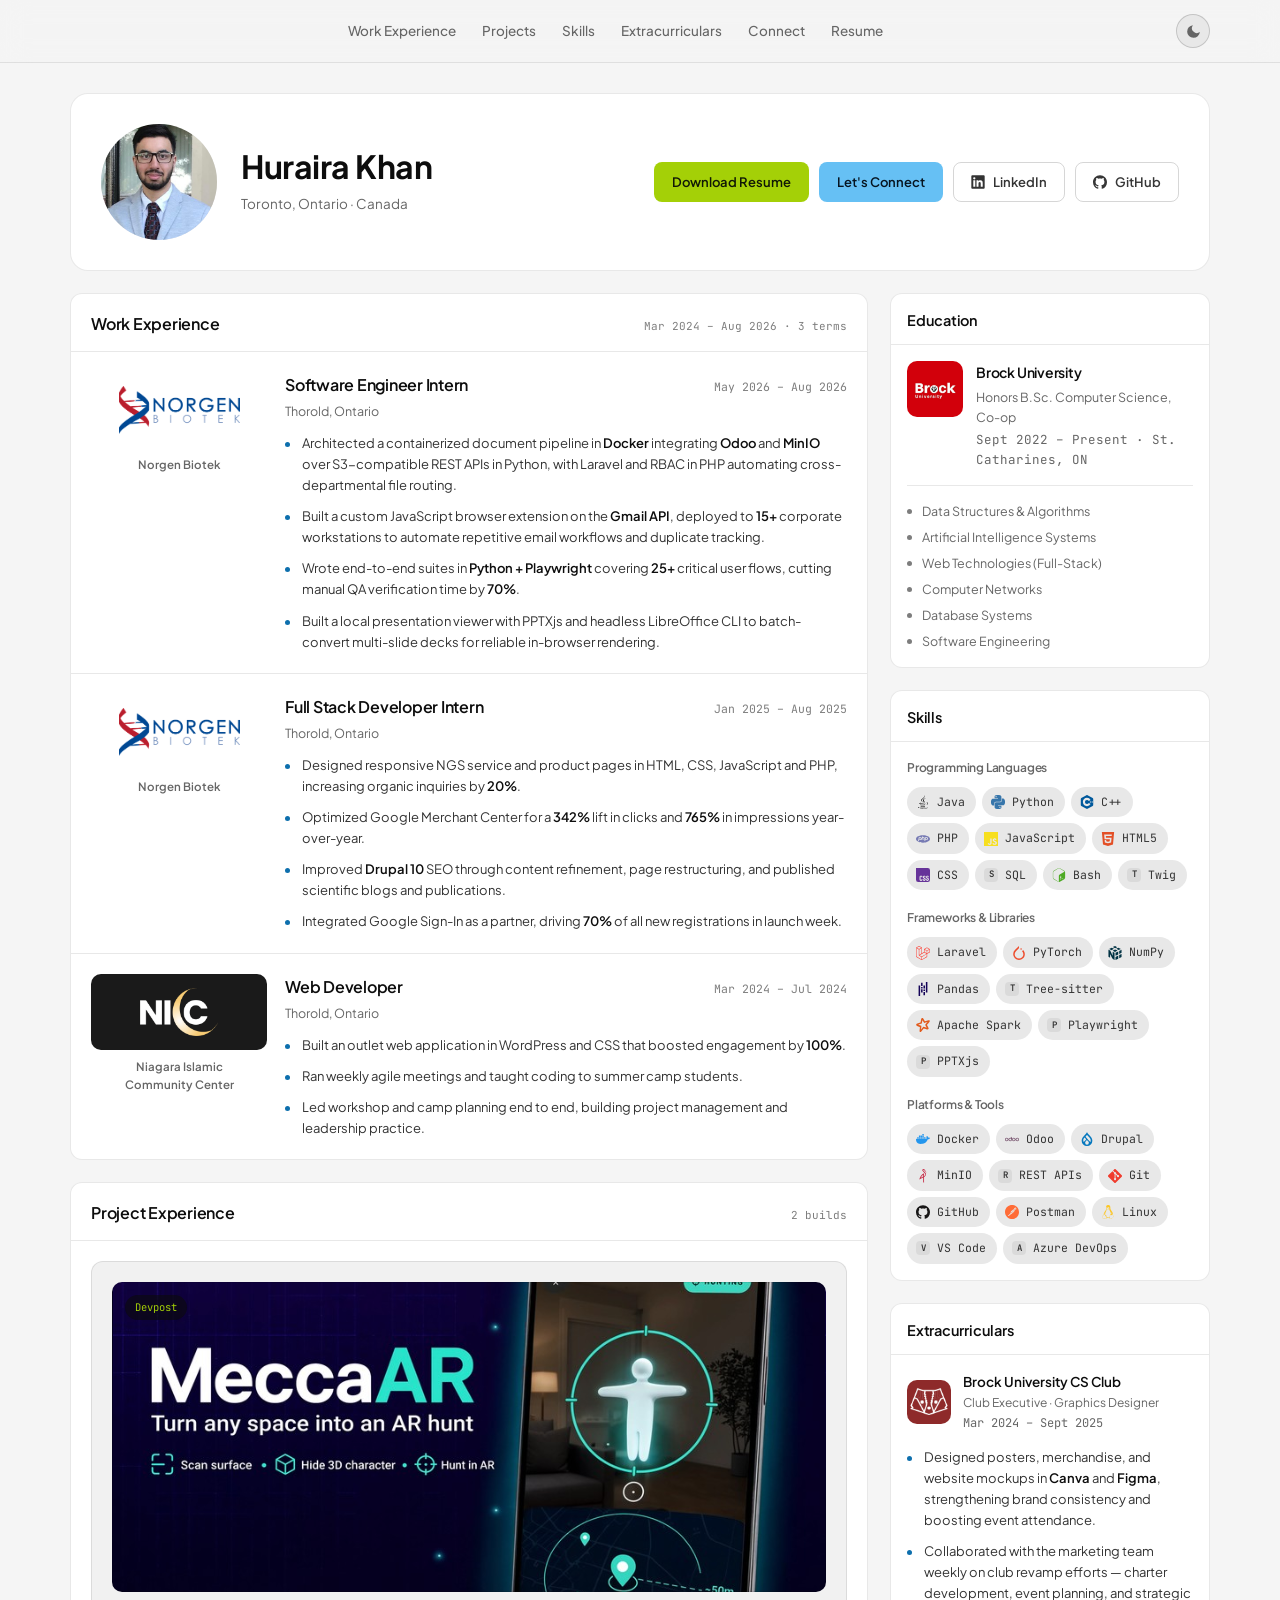
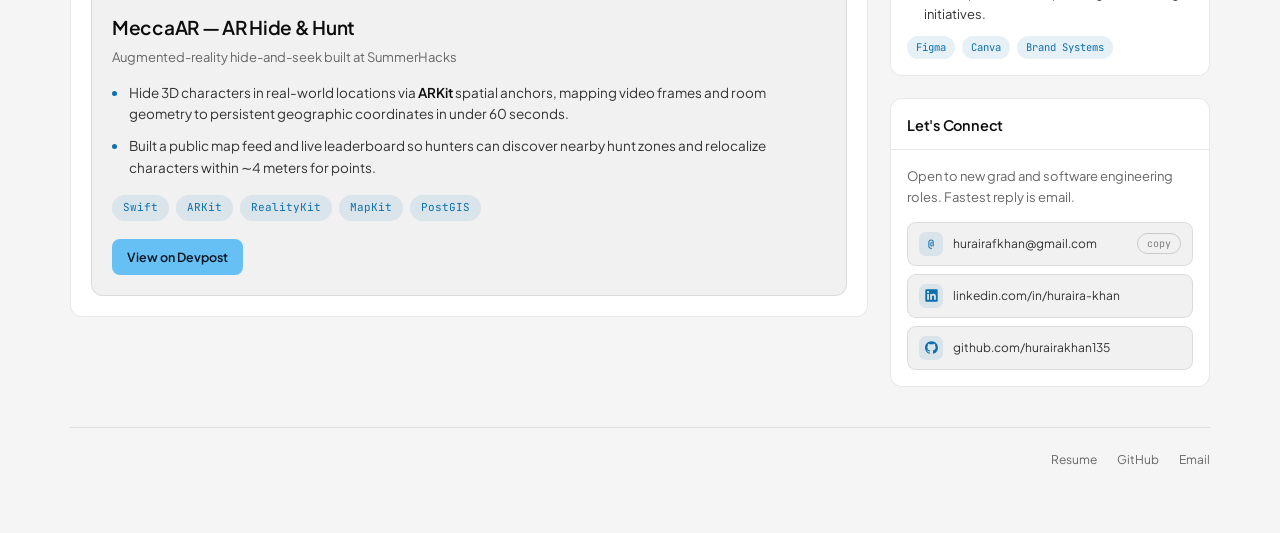
<file: index.html>
<!DOCTYPE html>
<html lang="en">
<head>
<meta charset="UTF-8">
<meta name="viewport" content="width=device-width, initial-scale=1.0">
<title>Huraira Khan :: Profile</title>
<meta name="description" content="Huraira Khan — Software Engineer & Honors B.Sc. Computer Science Co-op at Brock University.">
<link rel="preconnect" href="https://fonts.googleapis.com">
<link rel="preconnect" href="https://fonts.gstatic.com" crossorigin>
<link href="https://fonts.googleapis.com/css2?family=Plus+Jakarta+Sans:wght@400;500;600;700&family=JetBrains+Mono:wght@400;500;600&display=swap" rel="stylesheet">
<link rel="stylesheet" href="styles.css">
<link rel="icon" href="assets/favicon.svg" type="image/svg+xml">
<script>
(function () {
  var root = document.documentElement;
  try {
    var stored = localStorage.getItem('theme');
    var theme = stored || ((window.matchMedia && matchMedia('(prefers-color-scheme: light)').matches) ? 'light' : 'dark');
    root.setAttribute('data-theme', theme);
  } catch (e) {}
  root.className += ' js';
})();
</script>
</head>
<body>

<div class="bg-layer" aria-hidden="true"><div class="bg-glow"></div></div>

<!-- ============ TOP NAV ============ -->
<header class="topbar">
  <div class="topbar-inner">
    <nav class="topnav" aria-label="Primary">
      <a href="#experience">Work Experience</a>
      <a href="#projects">Projects</a>
      <a href="#skills">Skills</a>
      <a href="#extracurriculars">Extracurriculars</a>
      <a href="#connect">Connect</a>
      <a href="Resume_Huraira.pdf" target="_blank" rel="noopener">Resume</a>
    </nav>
    <button class="theme-toggle" id="themeToggle" type="button" aria-label="Switch to light theme">
      <svg class="icon-sun" viewBox="0 0 24 24" fill="none" stroke="currentColor" stroke-width="2" stroke-linecap="round" stroke-linejoin="round" aria-hidden="true">
        <circle cx="12" cy="12" r="4"></circle>
        <path d="M12 2v2M12 20v2M4.93 4.93l1.41 1.41M17.66 17.66l1.41 1.41M2 12h2M20 12h2M6.34 17.66l-1.41 1.41M19.07 4.93l-1.41 1.41"></path>
      </svg>
      <svg class="icon-moon" viewBox="0 0 24 24" fill="currentColor" aria-hidden="true">
        <path d="M21 12.79A9 9 0 1 1 11.21 3 7 7 0 0 0 21 12.79Z"></path>
      </svg>
    </button>
  </div>
</header>

<main id="top" class="shell">

  <!-- ============ PROFILE HEADER ============ -->
  <section class="profile-header">
    <div class="ph-left">
      <div class="avatar-wrap">
        <img class="avatar" src="assets/hurairakhanpic.jpg" alt="Huraira Khan" width="116" height="116">
      </div>

      <div class="ph-identity">
        <h1 class="persona">Huraira Khan</h1>
        <p class="real-name">Toronto, Ontario &middot; Canada</p>
      </div>
    </div>

    <div class="ph-right">
      <div class="ph-actions">
        <a class="btn btn-green" href="Resume_Huraira.pdf" target="_blank" rel="noopener">Download Resume</a>
        <a class="btn btn-blue" href="#connect">Let's Connect</a>
        <a class="btn btn-ghost" href="https://linkedin.com/in/huraira-khan" target="_blank" rel="noopener">
          <svg viewBox="0 0 128 128" aria-hidden="true"><path d="M116 3H12a8.91 8.91 0 00-9 8.8v104.42a8.91 8.91 0 009 8.78h104a8.93 8.93 0 009-8.81V11.77A8.93 8.93 0 00116 3zM39.17 107H21.06V48.73h18.11zm-9-66.21a10.5 10.5 0 1110.49-10.5 10.5 10.5 0 01-10.54 10.48zM107 107H88.89V78.65c0-6.75-.12-15.44-9.41-15.44s-10.87 7.36-10.87 15V107H50.53V48.73h17.36v8h.24c2.42-4.58 8.32-9.41 17.13-9.41C103.6 47.28 107 59.35 107 75z"/></svg>
          LinkedIn
        </a>
        <a class="btn btn-ghost" href="https://github.com/hurairakhan135" target="_blank" rel="noopener">
          <svg viewBox="0 0 24 24" aria-hidden="true"><path d="M12 .297c-6.63 0-12 5.373-12 12 0 5.303 3.438 9.8 8.205 11.385.6.113.82-.258.82-.577 0-.285-.01-1.04-.015-2.04-3.338.724-4.042-1.61-4.042-1.61C4.422 18.07 3.633 17.7 3.633 17.7c-1.087-.744.084-.729.084-.729 1.205.084 1.838 1.236 1.838 1.236 1.07 1.835 2.809 1.305 3.495.998.108-.776.417-1.305.76-1.605-2.665-.3-5.466-1.332-5.466-5.93 0-1.31.465-2.38 1.235-3.22-.135-.303-.54-1.523.105-3.176 0 0 1.005-.322 3.3 1.23.96-.267 1.98-.399 3-.405 1.02.006 2.04.138 3 .405 2.28-1.552 3.285-1.23 3.285-1.23.645 1.653.24 2.873.12 3.176.765.84 1.23 1.91 1.23 3.22 0 4.61-2.805 5.625-5.475 5.92.42.36.81 1.096.81 2.22 0 1.606-.015 2.896-.015 3.286 0 .315.21.69.825.57C20.565 22.092 24 17.592 24 12.297c0-6.627-5.373-12-12-12"/></svg>
          GitHub
        </a>
      </div>
    </div>
  </section>

  <div class="layout">

    <!-- ============ MAIN COLUMN ============ -->
    <div class="col-main">

      <!-- Work Experience -->
      <section id="experience" class="panel">
        <div class="panel-head">
          <h2>Work Experience</h2>
          <span class="panel-meta">Mar 2024 &ndash; Aug 2026 &middot; 3 terms</span>
        </div>
        <div class="panel-body no-pad">

          <article class="job-row">
            <div class="job-media">
              <div class="media media-logo logo-light" role="img" aria-label="Norgen Biotek logo">
                <img src="assets/norgen-logo.png" alt="Norgen Biotek" width="140" height="56" loading="lazy">
              </div>
              <span class="job-media-name">Norgen Biotek</span>
            </div>
            <div class="job-info">
              <div class="job-header">
                <h3>Software Engineer Intern</h3>
                <span class="job-dates">May 2026 &ndash; Aug 2026</span>
              </div>
              <p class="job-location">Thorold, Ontario</p>
              <ul class="bullets tight">
                <li>Architected a containerized document pipeline in <b>Docker</b> integrating <b>Odoo</b> and
                    <b>MinIO</b> over S3-compatible REST APIs in Python, with Laravel and RBAC in PHP automating
                    cross-departmental file routing.</li>
                <li>Built a custom JavaScript browser extension on the <b>Gmail API</b>, deployed to
                    <b>15+</b> corporate workstations to automate repetitive email workflows and duplicate tracking.</li>
                <li>Wrote end-to-end suites in <b>Python + Playwright</b> covering <b>25+</b> critical user flows,
                    cutting manual QA verification time by <b>70%</b>.</li>
                <li>Built a local presentation viewer with PPTXjs and headless LibreOffice CLI to batch-convert
                    multi-slide decks for reliable in-browser rendering.</li>
              </ul>
            </div>
          </article>

          <article class="job-row">
            <div class="job-media">
              <div class="media media-logo logo-light" role="img" aria-label="Norgen Biotek logo">
                <img src="assets/norgen-logo.png" alt="Norgen Biotek" width="140" height="56" loading="lazy">
              </div>
              <span class="job-media-name">Norgen Biotek</span>
            </div>
            <div class="job-info">
              <div class="job-header">
                <h3>Full Stack Developer Intern</h3>
                <span class="job-dates">Jan 2025 &ndash; Aug 2025</span>
              </div>
              <p class="job-location">Thorold, Ontario</p>
              <ul class="bullets tight">
                <li>Designed responsive NGS service and product pages in HTML, CSS, JavaScript and PHP,
                    increasing organic inquiries by <b>20%</b>.</li>
                <li>Optimized Google Merchant Center for a <b>342%</b> lift in clicks and <b>765%</b> in
                    impressions year-over-year.</li>
                <li>Improved <b>Drupal 10</b> SEO through content refinement, page restructuring, and published
                    scientific blogs and publications.</li>
                <li>Integrated Google Sign-In as a partner, driving <b>70%</b> of all new registrations in
                    launch week.</li>
              </ul>
            </div>
          </article>

          <article class="job-row">
            <div class="job-media">
              <div class="media media-logo logo-dark" role="img" aria-label="Niagara Islamic Community Center logo">
                <img src="assets/nicc-logo.png" alt="Niagara Islamic Community Center" width="120" height="74" loading="lazy">
              </div>
              <span class="job-media-name">Niagara Islamic<br>Community Center</span>
            </div>
            <div class="job-info">
              <div class="job-header">
                <h3>Web Developer</h3>
                <span class="job-dates">Mar 2024 &ndash; Jul 2024</span>
              </div>
              <p class="job-location">Thorold, Ontario</p>
              <ul class="bullets tight">
                <li>Built an outlet web application in WordPress and CSS that boosted engagement by <b>100%</b>.</li>
                <li>Ran weekly agile meetings and taught coding to summer camp students.</li>
                <li>Led workshop and camp planning end to end, building project management and leadership practice.</li>
              </ul>
            </div>
          </article>

        </div>
      </section>

      <!-- Project Experience -->
      <section id="projects" class="panel">
        <div class="panel-head">
          <h2>Project Experience</h2>
          <span class="panel-meta">2 builds</span>
        </div>
        <div class="panel-body">
          <div class="project-list">

            <article class="project-card">
              <a class="media media-lg media-meccaar" href="https://devpost.com/software/duck-power-lndr9z" target="_blank" rel="noopener" aria-label="Open MeccaAR on Devpost">
                <span class="media-tag">Devpost</span>
                <span class="media-open"><svg viewBox="0 0 24 24" aria-hidden="true"><path d="M14 3h7v7h-2V6.41l-9.29 9.3-1.42-1.42 9.3-9.29H14V3zM5 5h6v2H5v12h12v-6h2v6a2 2 0 0 1-2 2H5a2 2 0 0 1-2-2V7a2 2 0 0 1 2-2z"/></svg></span>
              </a>
              <div class="project-info">
                <h3>MeccaAR &mdash; AR Hide &amp; Hunt</h3>
                <p class="project-sub">Augmented-reality hide-and-seek built at SummerHacks</p>

                <ul class="bullets">
                  <li>Hide 3D characters in real-world locations via <b>ARKit</b> spatial anchors, mapping video
                      frames and room geometry to persistent geographic coordinates in under 60 seconds.</li>
                  <li>Built a public map feed and live leaderboard so hunters can discover nearby hunt zones and
                      relocalize characters within &sim;4 meters for points.</li>
                </ul>

                <div class="tag-row">
                  <span class="tag">Swift</span>
                  <span class="tag">ARKit</span>
                  <span class="tag">RealityKit</span>
                  <span class="tag">MapKit</span>
                  <span class="tag">PostGIS</span>
                </div>

                <div class="project-cta">
                  <a class="btn btn-blue sm" href="https://devpost.com/software/duck-power-lndr9z" target="_blank" rel="noopener">View on Devpost</a>
                </div>
              </div>
            </article>

          </div>
        </div>
      </section>

    </div>

    <!-- ============ SIDEBAR ============ -->
    <aside class="col-side">

      <section class="panel side">
        <div class="panel-head"><h2>Education</h2></div>
        <div class="panel-body">
          <div class="edu">
            <img class="edu-crest" src="assets/Brocku_logo.jpg" alt="Brock University" width="56" height="56">
            <div>
              <h4>Brock University</h4>
              <p>Honors B.Sc. Computer Science, Co-op</p>
              <p class="muted mono xs">Sept 2022 &ndash; Present &middot; St. Catharines, ON</p>
            </div>
          </div>
          <div class="course-list">
            <span class="course">Data Structures &amp; Algorithms</span>
            <span class="course">Artificial Intelligence Systems</span>
            <span class="course">Web Technologies (Full-Stack)</span>
            <span class="course">Computer Networks</span>
            <span class="course">Database Systems</span>
            <span class="course">Software Engineering</span>
          </div>
        </div>
      </section>

      <section id="skills" class="panel side">
        <div class="panel-head"><h2>Skills</h2></div>
        <div class="panel-body">
          <h5 class="skill-cat">Programming Languages</h5>
          <div class="skill-grid">
            <span class="skill"><svg class="si" viewBox="0 0 128 128" aria-hidden="true" style="--ic:#000000; --ic-dark:#ffffff"><path fill="currentColor" d="M47.617 98.12s-4.767 2.774 3.397 3.71c9.892 1.13 14.947.968 25.845-1.092 0 0 2.871 1.795 6.873 3.351-24.439 10.47-55.308-.607-36.115-5.969zm-2.988-13.665s-5.348 3.959 2.823 4.805c10.567 1.091 18.91 1.18 33.354-1.6 0 0 1.993 2.025 5.132 3.131-29.542 8.64-62.446.68-41.309-6.336z"/><path fill="currentColor" d="M69.802 61.271c6.025 6.935-1.58 13.17-1.58 13.17s15.289-7.891 8.269-17.777c-6.559-9.215-11.587-13.792 15.635-29.58 0 .001-42.731 10.67-22.324 34.187z"/><path fill="currentColor" d="M102.123 108.229s3.529 2.91-3.888 5.159c-14.102 4.272-58.706 5.56-71.094.171-4.451-1.938 3.899-4.625 6.526-5.192 2.739-.593 4.303-.485 4.303-.485-4.953-3.487-32.013 6.85-13.743 9.815 49.821 8.076 90.817-3.637 77.896-9.468zM49.912 70.294s-22.686 5.389-8.033 7.348c6.188.828 18.518.638 30.011-.326 9.39-.789 18.813-2.474 18.813-2.474s-3.308 1.419-5.704 3.053c-23.042 6.061-67.544 3.238-54.731-2.958 10.832-5.239 19.644-4.643 19.644-4.643zm40.697 22.747c23.421-12.167 12.591-23.86 5.032-22.285-1.848.385-2.677.72-2.677.72s.688-1.079 2-1.543c14.953-5.255 26.451 15.503-4.823 23.725 0-.002.359-.327.468-.617z"/><path fill="currentColor" d="M76.491 1.587S89.459 14.563 64.188 34.51c-20.266 16.006-4.621 25.13-.007 35.559-11.831-10.673-20.509-20.07-14.688-28.815C58.041 28.42 81.722 22.195 76.491 1.587z"/><path fill="currentColor" d="M52.214 126.021c22.476 1.437 57-.8 57.817-11.436 0 0-1.571 4.032-18.577 7.231-19.186 3.612-42.854 3.191-56.887.874 0 .001 2.875 2.381 17.647 3.331z"/></svg>Java</span>
            <span class="skill"><svg class="si" viewBox="0 0 24 24" aria-hidden="true" style="--ic:#3776AB"><path d="M14.25.18l.9.2.73.26.59.3.45.32.34.34.25.34.16.33.1.3.04.26.02.2-.01.13V8.5l-.05.63-.13.55-.21.46-.26.38-.3.31-.33.25-.35.19-.35.14-.33.1-.3.07-.26.04-.21.02H8.77l-.69.05-.59.14-.5.22-.41.27-.33.32-.27.35-.2.36-.15.37-.1.35-.07.32-.04.27-.02.21v3.06H3.17l-.21-.03-.28-.07-.32-.12-.35-.18-.36-.26-.36-.36-.35-.46-.32-.59-.28-.73-.21-.88-.14-1.05-.05-1.23.06-1.22.16-1.04.24-.87.32-.71.36-.57.4-.44.42-.33.42-.24.4-.16.36-.1.32-.05.24-.01h.16l.06.01h8.16v-.83H6.18l-.01-2.75-.02-.37.05-.34.11-.31.17-.28.25-.26.31-.23.38-.2.44-.18.51-.15.58-.12.64-.1.71-.06.77-.04.84-.02 1.27.05zm-6.3 1.98l-.23.33-.08.41.08.41.23.34.33.22.41.09.41-.09.33-.22.23-.34.08-.41-.08-.41-.23-.33-.33-.22-.41-.09-.41.09zm13.09 3.95l.28.06.32.12.35.18.36.27.36.35.35.47.32.59.28.73.21.88.14 1.04.05 1.23-.06 1.23-.16 1.04-.24.86-.32.71-.36.57-.4.45-.42.33-.42.24-.4.16-.36.09-.32.05-.24.02-.16-.01h-8.22v.82h5.84l.01 2.76.02.36-.05.34-.11.31-.17.29-.25.25-.31.24-.38.2-.44.17-.51.15-.58.13-.64.09-.71.07-.77.04-.84.01-1.27-.04-1.07-.14-.9-.2-.73-.25-.59-.3-.45-.33-.34-.34-.25-.34-.16-.33-.1-.3-.04-.25-.02-.2.01-.13v-5.34l.05-.64.13-.54.21-.46.26-.38.3-.32.33-.24.35-.2.35-.14.33-.1.3-.06.26-.04.21-.02.13-.01h5.84l.69-.05.59-.14.5-.21.41-.28.33-.32.27-.35.2-.36.15-.36.1-.35.07-.32.04-.28.02-.21V6.07h2.09l.14.01zm-6.47 14.25l-.23.33-.08.41.08.41.23.33.33.23.41.08.41-.08.33-.23.23-.33.08-.41-.08-.41-.23-.33-.33-.23-.41-.08-.41.08z"/></svg>Python</span>
            <span class="skill"><svg class="si" viewBox="0 0 24 24" aria-hidden="true" style="--ic:#00599C; --ic-dark:#dbe6f0"><path d="M22.394 6c-.167-.29-.398-.543-.652-.69L12.926.22c-.509-.294-1.34-.294-1.848 0L2.26 5.31c-.508.293-.923 1.013-.923 1.6v10.18c0 .294.104.62.271.91.167.29.398.543.652.69l8.816 5.09c.508.293 1.34.293 1.848 0l8.816-5.09c.254-.147.485-.4.652-.69.167-.29.27-.616.27-.91V6.91c.003-.294-.1-.62-.268-.91zM12 19.11c-3.92 0-7.109-3.19-7.109-7.11 0-3.92 3.19-7.11 7.11-7.11a7.133 7.133 0 016.156 3.553l-3.076 1.78a3.567 3.567 0 00-3.08-1.78A3.56 3.56 0 008.444 12 3.56 3.56 0 0012 15.555a3.57 3.57 0 003.08-1.778l3.078 1.78A7.135 7.135 0 0112 19.11zm7.11-6.715h-.79v.79h-.79v-.79h-.79v-.79h.79v-.79h.79v.79h.79zm2.962 0h-.79v.79h-.79v-.79h-.79v-.79h.79v-.79h.79v.79h.79z"/></svg>C++</span>
            <span class="skill"><svg class="si" viewBox="0 0 24 24" aria-hidden="true" style="--ic:#777BB4"><path d="M7.01 10.207h-.944l-.515 2.648h.838c.556 0 .97-.105 1.242-.314.272-.21.455-.559.55-1.049.092-.47.05-.802-.124-.995-.175-.193-.523-.29-1.047-.29zM12 5.688C5.373 5.688 0 8.514 0 12s5.373 6.313 12 6.313S24 15.486 24 12c0-3.486-5.373-6.312-12-6.312zm-3.26 7.451c-.261.25-.575.438-.917.551-.336.108-.765.164-1.285.164H5.357l-.327 1.681H3.652l1.23-6.326h2.65c.797 0 1.378.209 1.744.628.366.418.476 1.002.33 1.752a2.836 2.836 0 0 1-.305.847c-.143.255-.33.49-.561.703zm4.024.715l.543-2.799c.063-.318.039-.536-.068-.651-.107-.116-.336-.174-.687-.174H11.46l-.704 3.625H9.388l1.23-6.327h1.367l-.327 1.682h1.218c.767 0 1.295.134 1.586.401s.378.7.263 1.299l-.572 2.944h-1.389zm7.597-2.265a2.782 2.782 0 0 1-.305.847c-.143.255-.33.49-.561.703a2.44 2.44 0 0 1-.917.551c-.336.108-.765.164-1.286.164h-1.18l-.327 1.682h-1.378l1.23-6.326h2.649c.797 0 1.378.209 1.744.628.366.417.477 1.001.331 1.751zM17.766 10.207h-.943l-.516 2.648h.838c.557 0 .971-.105 1.242-.314.272-.21.455-.559.551-1.049.092-.47.049-.802-.125-.995s-.524-.29-1.047-.29z"/></svg>PHP</span>
            <span class="skill"><svg class="si" viewBox="0 0 24 24" aria-hidden="true" style="--ic:#F7DF1E"><path d="M0 0h24v24H0V0zm22.034 18.276c-.175-1.095-.888-2.015-3.003-2.873-.736-.345-1.554-.585-1.797-1.14-.091-.33-.105-.51-.046-.705.15-.646.915-.84 1.515-.66.39.12.75.42.976.9 1.034-.676 1.034-.676 1.755-1.125-.27-.42-.404-.601-.586-.78-.63-.705-1.469-1.065-2.834-1.034l-.705.089c-.676.165-1.32.525-1.71 1.005-1.14 1.291-.811 3.541.569 4.471 1.365 1.02 3.361 1.244 3.616 2.205.24 1.17-.87 1.545-1.966 1.41-.811-.18-1.26-.586-1.755-1.336l-1.83 1.051c.21.48.45.689.81 1.109 1.74 1.756 6.09 1.666 6.871-1.004.029-.09.24-.705.074-1.65l.046.067zm-8.983-7.245h-2.248c0 1.938-.009 3.864-.009 5.805 0 1.232.063 2.363-.138 2.711-.33.689-1.18.601-1.566.48-.396-.196-.597-.466-.83-.855-.063-.105-.11-.196-.127-.196l-1.825 1.125c.305.63.75 1.172 1.324 1.517.855.51 2.004.675 3.207.405.783-.226 1.458-.691 1.811-1.411.51-.93.402-2.07.397-3.346.012-2.054 0-4.109 0-6.179l.004-.056z"/></svg>JavaScript</span>
            <span class="skill"><svg class="si" viewBox="0 0 24 24" aria-hidden="true" style="--ic:#E34F26"><path d="M1.5 0h21l-1.91 21.563L11.977 24l-8.564-2.438L1.5 0zm7.031 9.75l-.232-2.718 10.059.003.23-2.622L5.412 4.41l.698 8.01h9.126l-.326 3.426-2.91.804-2.955-.81-.188-2.11H6.248l.33 4.171L12 19.351l5.379-1.443.744-8.157H8.531z"/></svg>HTML5</span>
            <span class="skill"><svg class="si" viewBox="0 0 24 24" aria-hidden="true" style="--ic:#663399; --ic-dark:#dbe6f0"><path d="M0 0v20.16A3.84 3.84 0 0 0 3.84 24h16.32A3.84 3.84 0 0 0 24 20.16V3.84A3.84 3.84 0 0 0 20.16 0Zm14.256 13.08c1.56 0 2.28 1.08 2.304 2.64h-1.608c.024-.288-.048-.6-.144-.84-.096-.192-.288-.264-.552-.264-.456 0-.696.264-.696.84-.024.576.288.888.768 1.08.72.288 1.608.744 1.92 1.296q.432.648.432 1.656c0 1.608-.912 2.592-2.496 2.592-1.656 0-2.4-1.032-2.424-2.688h1.68c0 .792.264 1.176.792 1.176.264 0 .456-.072.552-.24.192-.312.24-1.176-.048-1.512-.312-.408-.912-.6-1.32-.816q-.828-.396-1.224-.936c-.24-.36-.36-.888-.36-1.536 0-1.44.936-2.472 2.424-2.448m5.4 0c1.584 0 2.304 1.08 2.328 2.64h-1.608c0-.288-.048-.6-.168-.84-.096-.192-.264-.264-.528-.264-.48 0-.72.264-.72.84s.288.888.792 1.08c.696.288 1.608.744 1.92 1.296.264.432.408.984.408 1.656.024 1.608-.888 2.592-2.472 2.592-1.68 0-2.424-1.056-2.448-2.688h1.68c0 .744.264 1.176.792 1.176.264 0 .456-.072.552-.24.216-.312.264-1.176-.048-1.512-.288-.408-.888-.6-1.32-.816-.552-.264-.96-.576-1.2-.936s-.36-.888-.36-1.536c-.024-1.44.912-2.472 2.4-2.448m-11.031.018c.711-.006 1.419.198 1.839.63.432.432.672 1.128.648 1.992H9.336c.024-.456-.096-.792-.432-.96-.312-.144-.768-.048-.888.24-.12.264-.192.576-.168.864v3.504c0 .744.264 1.128.768 1.128a.65.65 0 0 0 .552-.264c.168-.24.192-.552.168-.84h1.776c.096 1.632-.984 2.712-2.568 2.688-1.536 0-2.496-.864-2.472-2.472v-4.032c0-.816.24-1.44.696-1.848.432-.408 1.146-.624 1.857-.63"/></svg>CSS</span>
            <span class="skill"><span class="si si-mono" aria-hidden="true">S</span>SQL</span>
            <span class="skill"><svg class="si" viewBox="0 0 24 24" aria-hidden="true" style="--ic:#4EAA25"><path d="M21.038,4.9l-7.577-4.498C13.009,0.134,12.505,0,12,0c-0.505,0-1.009,0.134-1.462,0.403L2.961,4.9 C2.057,5.437,1.5,6.429,1.5,7.503v8.995c0,1.073,0.557,2.066,1.462,2.603l7.577,4.497C10.991,23.866,11.495,24,12,24 c0.505,0,1.009-0.134,1.461-0.402l7.577-4.497c0.904-0.537,1.462-1.529,1.462-2.603V7.503C22.5,6.429,21.943,5.437,21.038,4.9z M15.17,18.946l0.013,0.646c0.001,0.078-0.05,0.167-0.111,0.198l-0.383,0.22c-0.061,0.031-0.111-0.007-0.112-0.085L14.57,19.29 c-0.328,0.136-0.66,0.169-0.872,0.084c-0.04-0.016-0.057-0.075-0.041-0.142l0.139-0.584c0.011-0.046,0.036-0.092,0.069-0.121 c0.012-0.011,0.024-0.02,0.036-0.026c0.022-0.011,0.043-0.014,0.062-0.006c0.229,0.077,0.521,0.041,0.802-0.101 c0.357-0.181,0.596-0.545,0.592-0.907c-0.003-0.328-0.181-0.465-0.613-0.468c-0.55,0.001-1.064-0.107-1.072-0.917 c-0.007-0.667,0.34-1.361,0.889-1.8l-0.007-0.652c-0.001-0.08,0.048-0.168,0.111-0.2l0.37-0.236 c0.061-0.031,0.111,0.007,0.112,0.087l0.006,0.653c0.273-0.109,0.511-0.138,0.726-0.088c0.047,0.012,0.067,0.076,0.048,0.151 l-0.144,0.578c-0.011,0.044-0.036,0.088-0.065,0.116c-0.012,0.012-0.025,0.021-0.038,0.028c-0.019,0.01-0.038,0.013-0.057,0.009 c-0.098-0.022-0.332-0.073-0.699,0.113c-0.385,0.195-0.52,0.53-0.517,0.778c0.003,0.297,0.155,0.387,0.681,0.396 c0.7,0.012,1.003,0.318,1.01,1.023C16.105,17.747,15.736,18.491,15.17,18.946z M19.143,17.859c0,0.06-0.008,0.116-0.058,0.145 l-1.916,1.164c-0.05,0.029-0.09,0.004-0.09-0.056v-0.494c0-0.06,0.037-0.093,0.087-0.122l1.887-1.129 c0.05-0.029,0.09-0.004,0.09,0.056V17.859z M20.459,6.797l-7.168,4.427c-0.894,0.523-1.553,1.109-1.553,2.187v8.833 c0,0.645,0.26,1.063,0.66,1.184c-0.131,0.023-0.264,0.039-0.398,0.039c-0.42,0-0.833-0.114-1.197-0.33L3.226,18.64 c-0.741-0.44-1.201-1.261-1.201-2.142V7.503c0-0.881,0.46-1.702,1.201-2.142l7.577-4.498c0.363-0.216,0.777-0.33,1.197-0.33 c0.419,0,0.833,0.114,1.197,0.33l7.577,4.498c0.624,0.371,1.046,1.013,1.164,1.732C21.686,6.557,21.12,6.411,20.459,6.797z"/></svg>Bash</span>
            <span class="skill"><span class="si si-mono" aria-hidden="true">T</span>Twig</span>
          </div>

          <h5 class="skill-cat">Frameworks &amp; Libraries</h5>
          <div class="skill-grid">
            <span class="skill"><svg class="si" viewBox="0 0 24 24" aria-hidden="true" style="--ic:#FF2D20"><path d="M23.642 5.43a.364.364 0 01.014.1v5.149c0 .135-.073.26-.189.326l-4.323 2.49v4.934a.378.378 0 01-.188.326L9.93 23.949a.316.316 0 01-.066.027c-.008.002-.016.008-.024.01a.348.348 0 01-.192 0c-.011-.002-.02-.008-.03-.012-.02-.008-.042-.014-.062-.025L.533 18.755a.376.376 0 01-.189-.326V2.974c0-.033.005-.066.014-.098.003-.012.01-.02.014-.032a.369.369 0 01.023-.058c.004-.013.015-.022.023-.033l.033-.045c.012-.01.025-.018.037-.027.014-.012.027-.024.041-.034H.53L5.043.05a.375.375 0 01.375 0L9.93 2.647h.002c.015.01.027.021.04.033l.038.027c.013.014.02.03.033.045.008.011.02.021.025.033.01.02.017.038.024.058.003.011.01.021.013.032.01.031.014.064.014.098v9.652l3.76-2.164V5.527c0-.033.004-.066.013-.098.003-.01.01-.02.013-.032a.487.487 0 01.024-.059c.007-.012.018-.02.025-.033.012-.015.021-.03.033-.043.012-.012.025-.02.037-.028.014-.01.026-.023.041-.032h.001l4.513-2.598a.375.375 0 01.375 0l4.513 2.598c.016.01.027.021.042.031.012.01.025.018.036.028.013.014.022.03.034.044.008.012.019.021.024.033.011.02.018.04.024.06.006.01.012.021.015.032zm-.74 5.032V6.179l-1.578.908-2.182 1.256v4.283zm-4.51 7.75v-4.287l-2.147 1.225-6.126 3.498v4.325zM1.093 3.624v14.588l8.273 4.761v-4.325l-4.322-2.445-.002-.003H5.04c-.014-.01-.025-.021-.04-.031-.011-.01-.024-.018-.035-.027l-.001-.002c-.013-.012-.021-.025-.031-.04-.01-.011-.021-.022-.028-.036h-.002c-.008-.014-.013-.031-.02-.047-.006-.016-.014-.027-.018-.043a.49.49 0 01-.008-.057c-.002-.014-.006-.027-.006-.041V5.789l-2.18-1.257zM5.23.81L1.47 2.974l3.76 2.164 3.758-2.164zm1.956 13.505l2.182-1.256V3.624l-1.58.91-2.182 1.255v9.435zm11.581-10.95l-3.76 2.163 3.76 2.163 3.759-2.164zm-.376 4.978L16.21 7.087 14.63 6.18v4.283l2.182 1.256 1.58.908zm-8.65 9.654l5.514-3.148 2.756-1.572-3.757-2.163-4.323 2.489-3.941 2.27z"/></svg>Laravel</span>
            <span class="skill"><svg class="si" viewBox="0 0 24 24" aria-hidden="true" style="--ic:#EE4C2C"><path d="M12.005 0L4.952 7.053a9.865 9.865 0 000 14.022 9.866 9.866 0 0014.022 0c3.984-3.9 3.986-10.205.085-14.023l-1.744 1.743c2.904 2.905 2.904 7.634 0 10.538s-7.634 2.904-10.538 0-2.904-7.634 0-10.538l4.647-4.646.582-.665zm3.568 3.899a1.327 1.327 0 00-1.327 1.327 1.327 1.327 0 001.327 1.328A1.327 1.327 0 0016.9 5.226 1.327 1.327 0 0015.573 3.9z"/></svg>PyTorch</span>
            <span class="skill"><svg class="si" viewBox="0 0 24 24" aria-hidden="true" style="--ic:#013243; --ic-dark:#dbe6f0"><path d="M10.315 4.876L6.3048 2.8517l-4.401 2.1965 4.1186 2.0683zm1.8381.9277l4.2045 2.1223-4.3622 2.1906-4.125-2.0718zm5.6153-2.9213l4.3193 2.1658-3.863 1.9402-4.2131-2.1252zm-1.859-.9329L12.021 0 8.1742 1.9193l4.0068 2.0208zm-3.0401 16.7443V24l4.7107-2.3507-.0053-5.3085zm4.7037-4.2057l-.0052-5.2528-4.6985 2.3356v5.2546zm5.6553-.9845v5.327l-4.0178 2.0052-.0029-5.3028zm0-1.8626V6.4214l-4.0253 2.001.0034 5.2633zM11.2062 11.571L8.0333 9.9756v6.895s-3.8804-8.2564-4.2399-8.998c-.0463-.0957-.2371-.2007-.2858-.2262C2.8118 7.2812.773 6.2485.773 6.2485V18.43l2.8204 1.5076v-6.3674s3.8392 7.3775 3.878 7.458c.0389.0807.4245.8582.8362 1.1314.5485.363 2.8992 1.7766 2.8992 1.7766z"/></svg>NumPy</span>
            <span class="skill"><svg class="si" viewBox="0 0 24 24" aria-hidden="true" style="--ic:#150458; --ic-dark:#dbe6f0"><path d="M16.922 0h2.623v18.104h-2.623zm-4.126 12.94h2.623v2.57h-2.623zm0-7.037h2.623v5.446h-2.623zm0 11.197h2.623v5.446h-2.623zM4.456 5.896h2.622V24H4.455zm4.213 2.559h2.623v2.57H8.67zm0 4.151h2.623v5.447H8.67zm0-11.187h2.623v5.446H8.67Z"/></svg>Pandas</span>
            <span class="skill"><span class="si si-mono" aria-hidden="true">T</span>Tree-sitter</span>
            <span class="skill"><svg class="si" viewBox="0 0 24 24" aria-hidden="true" style="--ic:#E25A1C"><path d="M10.812 0c-.425.013-.845.215-1.196.605a3.593 3.593 0 00-.493.722c-.355.667-.425 1.415-.556 2.143a551.9 551.9 0 00-.726 4.087c-.027.16-.096.227-.244.273C5.83 8.386 4.06 8.94 2.3 9.514c-.387.125-.773.289-1.114.506-1.042.665-1.196 1.753-.415 2.71.346.422.79.715 1.284.936 1.1.49 2.202.976 3.3 1.47.019.01.036.013.053.019h-.004l1.306.535c0 .023.002.045 0 .073-.2 2.03-.39 4.063-.58 6.095-.04.419-.012.831.134 1.23.317.87 1.065 1.148 1.881.701.372-.204.666-.497.937-.818 1.372-1.623 2.746-3.244 4.113-4.872.111-.133.205-.15.363-.098.349.117.697.231 1.045.347h.001c.02.012.045.02.073.03l.142.042c1.248.416 2.68.775 3.929 1.19.4.132.622.164 1.045.098.311-.048.592-.062.828-.236.602-.33.995-.957.988-1.682-.005-.427-.154-.813-.35-1.186-.82-1.556-1.637-3.113-2.461-4.666-.078-.148-.076-.243.037-.375 1.381-1.615 2.756-3.236 4.133-4.855.272-.32.513-.658.653-1.058.308-.878-.09-1.57-1-1.741a2.783 2.783 0 00-1.235.069c-1.974.521-3.947 1.041-5.918 1.57-.175.047-.26.015-.355-.144a353.08 353.08 0 00-2.421-4.018 4.61 4.61 0 00-.652-.849c-.371-.37-.802-.549-1.227-.536zm.172 3.703a.592.592 0 01.189.211c.87 1.446 1.742 2.89 2.609 4.338.07.118.135.16.277.121 1.525-.41 3.052-.813 4.579-1.217.367-.098.735-.193 1.103-.289a.399.399 0 01-.1.2c-1.259 1.48-2.516 2.962-3.779 4.438-.11.13-.12.22-.04.37.937 1.803 1.768 3.309 2.498 4.76l-3.696-1.019c-.538-.18-1.077-.358-1.615-.539-.163-.055-.25-.03-.36.1-1.248 1.488-2.504 2.97-3.759 4.454a.398.398 0 01-.18.132c.035-.378.068-.757.104-1.136.149-1.572.297-3.144.451-4.716-.03-.318.117-.405-.322-.545-1.493-.593-3.346-1.321-4.816-1.905a.595.595 0 01.24-.134c1.797-.57 3.595-1.14 5.394-1.705.127-.04.199-.092.211-.233.013-.148.05-.294.076-.441.241-1.363.483-2.726.726-4.088.068-.386.14-.771.21-1.157z"/></svg>Apache Spark</span>
            <span class="skill"><span class="si si-mono" aria-hidden="true">P</span>Playwright</span>
            <span class="skill"><span class="si si-mono" aria-hidden="true">P</span>PPTXjs</span>
          </div>

          <h5 class="skill-cat">Platforms &amp; Tools</h5>
          <div class="skill-grid">
            <span class="skill"><svg class="si" viewBox="0 0 24 24" aria-hidden="true" style="--ic:#2496ED"><path d="M13.983 11.078h2.119a.186.186 0 00.186-.185V9.006a.186.186 0 00-.186-.186h-2.119a.185.185 0 00-.185.185v1.888c0 .102.083.185.185.185m-2.954-5.43h2.118a.186.186 0 00.186-.186V3.574a.186.186 0 00-.186-.185h-2.118a.185.185 0 00-.185.185v1.888c0 .102.082.185.185.185m0 2.716h2.118a.187.187 0 00.186-.186V6.29a.186.186 0 00-.186-.185h-2.118a.185.185 0 00-.185.185v1.887c0 .102.082.185.185.186m-2.93 0h2.12a.186.186 0 00.184-.186V6.29a.185.185 0 00-.185-.185H8.1a.185.185 0 00-.185.185v1.887c0 .102.083.185.185.186m-2.964 0h2.119a.186.186 0 00.185-.186V6.29a.185.185 0 00-.185-.185H5.136a.186.186 0 00-.186.185v1.887c0 .102.084.185.186.186m5.893 2.715h2.118a.186.186 0 00.186-.185V9.006a.186.186 0 00-.186-.186h-2.118a.185.185 0 00-.185.185v1.888c0 .102.082.185.185.185m-2.93 0h2.12a.185.185 0 00.184-.185V9.006a.185.185 0 00-.184-.186h-2.12a.185.185 0 00-.184.185v1.888c0 .102.083.185.185.185m-2.964 0h2.119a.185.185 0 00.185-.185V9.006a.185.185 0 00-.184-.186h-2.12a.186.186 0 00-.186.186v1.887c0 .102.084.185.186.185m-2.92 0h2.12a.185.185 0 00.184-.185V9.006a.185.185 0 00-.184-.186h-2.12a.185.185 0 00-.184.185v1.888c0 .102.082.185.185.185M23.763 9.89c-.065-.051-.672-.51-1.954-.51-.338.001-.676.03-1.01.087-.248-1.7-1.653-2.53-1.716-2.566l-.344-.199-.226.327c-.284.438-.49.922-.612 1.43-.23.97-.09 1.882.403 2.661-.595.332-1.55.413-1.744.42H.751a.751.751 0 00-.75.748 11.376 11.376 0 00.692 4.062c.545 1.428 1.355 2.48 2.41 3.124 1.18.723 3.1 1.137 5.275 1.137.983.003 1.963-.086 2.93-.266a12.248 12.248 0 003.823-1.389c.98-.567 1.86-1.288 2.61-2.136 1.252-1.418 1.998-2.997 2.553-4.4h.221c1.372 0 2.215-.549 2.68-1.009.309-.293.55-.65.707-1.046l.098-.288Z"/></svg>Docker</span>
            <span class="skill"><svg class="si" viewBox="0 0 24 24" aria-hidden="true" style="--ic:#714B67; --ic-dark:#dbe6f0"><path d="M21.1002 15.7957c-1.6015 0-2.8997-1.2983-2.8997-2.8998s1.2983-2.8997 2.8997-2.8997c1.6015 0 2.8998 1.2982 2.8998 2.8997 0 1.5999-1.2979 2.8998-2.8998 2.8998zm0-1.2c.9388.0006 1.7003-.7601 1.7008-1.6989.0004-.9388-.7602-1.7003-1.699-1.7007h-.0018c-.9388.0004-1.6994.7619-1.699 1.7007.0005.9381.761 1.6985 1.699 1.699zm-6.0655 1.2c-1.6014 0-2.8997-1.2983-2.8997-2.8998s1.2983-2.8997 2.8997-2.8997c1.6015 0 2.8998 1.2982 2.8998 2.8997 0 1.5999-1.2999 2.8998-2.8998 2.8998zm0-1.2c.9389.0006 1.7003-.7601 1.7008-1.6989.0005-.9388-.7602-1.7003-1.699-1.7007h-.0018c-.9388.0004-1.6994.7619-1.699 1.7007.0005.9381.761 1.6985 1.699 1.699zM11.865 12.858c0 1.6199-1.2979 2.9378-2.8977 2.9378s-2.8998-1.314-2.8998-2.9358 1.1799-2.8597 2.8998-2.8597c.6359 0 1.2239.134 1.6998.484v-1.68a.6.6 0 0 1 1.2 0v4.0537h-.002zm-2.8977 1.7399c.9388.0005 1.7002-.7602 1.7007-1.699.0005-.9388-.7602-1.7003-1.699-1.7007h-.0017c-.9389.0004-1.6995.7619-1.699 1.7007.0004.9381.7608 1.6985 1.699 1.699zm-6.0675 1.1979C1.2983 15.7957 0 14.4974 0 12.8959s1.2983-2.8997 2.8998-2.8997 2.8997 1.2982 2.8997 2.8997c0 1.5999-1.2999 2.8998-2.8997 2.8998zm0-1.2c.9388.0006 1.7002-.7601 1.7007-1.699.0005-.9387-.7602-1.7002-1.699-1.7006h-.0017c-.9388.0004-1.6995.7619-1.699 1.7007.0004.9381.7608 1.6985 1.699 1.699z"/></svg>Odoo</span>
            <span class="skill"><svg class="si" viewBox="0 0 24 24" aria-hidden="true" style="--ic:#0678BE"><path d="M15.78 5.113C14.09 3.425 12.48 1.815 11.998 0c-.48 1.815-2.09 3.425-3.778 5.113-2.534 2.53-5.405 5.4-5.405 9.702a9.184 9.185 0 1018.368 0c0-4.303-2.871-7.171-5.405-9.702M6.72 16.954c-.563-.019-2.64-3.6 1.215-7.416l2.55 2.788a.218.218 0 01-.016.325c-.61.625-3.204 3.227-3.527 4.126-.066.186-.164.18-.222.177M12 21.677a3.158 3.158 0 01-3.158-3.159 3.291 3.291 0 01.787-2.087c.57-.696 2.37-2.655 2.37-2.655s1.774 1.988 2.367 2.649a3.09 3.09 0 01.792 2.093A3.158 3.158 0 0112 21.677m6.046-5.123c-.068.15-.223.398-.431.405-.371.014-.411-.177-.686-.583-.604-.892-5.864-6.39-6.848-7.455-.866-.935-.122-1.595.223-1.94C10.736 6.547 12 5.285 12 5.285s3.766 3.574 5.336 6.016c1.57 2.443 1.029 4.556.71 5.253"/></svg>Drupal</span>
            <span class="skill"><svg class="si" viewBox="0 0 24 24" aria-hidden="true" style="--ic:#C72E49; --ic-dark:#dbe6f0"><path d="M13.2072.006c-.6216-.0478-1.2.1943-1.6211.582a2.15 2.15 0 0 0-.0938 3.0352l3.4082 3.5507a3.042 3.042 0 0 1-.664 4.6875l-.463.2383V7.2853a15.4198 15.4198 0 0 0-8.0174 10.4862v.0176l6.5487-3.3281v7.621L13.7794 24V13.6817l.8965-.4629a4.4432 4.4432 0 0 0 1.2207-7.0292l-3.371-3.5254a.7489.7489 0 0 1 .037-1.0547.7522.7522 0 0 1 1.0567.0371l.4668.4863-.006.0059 4.0704 4.2441a.0566.0566 0 0 0 .082 0 .06.06 0 0 0 0-.0703l-3.1406-5.1425-.1484.1425.1484-.1445C14.4945.3926 13.8287.0538 13.2072.006Zm-.9024 9.8652v2.9941l-4.1523 2.1484a13.9787 13.9787 0 0 1 2.7676-3.9277 14.1784 14.1784 0 0 1 1.3847-1.2148z"/></svg>MinIO</span>
            <span class="skill"><span class="si si-mono" aria-hidden="true">R</span>REST APIs</span>
            <span class="skill"><svg class="si" viewBox="0 0 24 24" aria-hidden="true" style="--ic:#F03C2E"><path d="M13.09 23.549a1.54 1.54 0 0 1-2.18 0L.451 13.089a1.54 1.54 0 0 1 0-2.179l7.191-7.19 2.733 2.733a1.85 1.85 0 0 0 .964 2.326v6.66a1.849 1.849 0 1 0 1.54 0V8.957l2.508 2.508a1.85 1.85 0 1 0 1.09-1.09l-2.634-2.634a1.85 1.85 0 0 0-2.378-2.377L8.73 2.63 10.91.451a1.54 1.54 0 0 1 2.179 0l10.459 10.46a1.54 1.54 0 0 1 0 2.179z"/></svg>Git</span>
            <span class="skill"><svg class="si" viewBox="0 0 24 24" aria-hidden="true" style="--ic:#181717; --ic-dark:#dbe6f0"><path d="M12 .297c-6.63 0-12 5.373-12 12 0 5.303 3.438 9.8 8.205 11.385.6.113.82-.258.82-.577 0-.285-.01-1.04-.015-2.04-3.338.724-4.042-1.61-4.042-1.61C4.422 18.07 3.633 17.7 3.633 17.7c-1.087-.744.084-.729.084-.729 1.205.084 1.838 1.236 1.838 1.236 1.07 1.835 2.809 1.305 3.495.998.108-.776.417-1.305.76-1.605-2.665-.3-5.466-1.332-5.466-5.93 0-1.31.465-2.38 1.235-3.22-.135-.303-.54-1.523.105-3.176 0 0 1.005-.322 3.3 1.23.96-.267 1.98-.399 3-.405 1.02.006 2.04.138 3 .405 2.28-1.552 3.285-1.23 3.285-1.23.645 1.653.24 2.873.12 3.176.765.84 1.23 1.91 1.23 3.22 0 4.61-2.805 5.625-5.475 5.92.42.36.81 1.096.81 2.22 0 1.606-.015 2.896-.015 3.286 0 .315.21.69.825.57C20.565 22.092 24 17.592 24 12.297c0-6.627-5.373-12-12-12"/></svg>GitHub</span>
            <span class="skill"><svg class="si" viewBox="0 0 24 24" aria-hidden="true" style="--ic:#FF6C37"><path d="M13.527.099C6.955-.744.942 3.9.099 10.473c-.843 6.572 3.8 12.584 10.373 13.428 6.573.843 12.587-3.801 13.428-10.374C24.744 6.955 20.101.943 13.527.099zm2.471 7.485a.855.855 0 0 0-.593.25l-4.453 4.453-.307-.307-.643-.643c4.389-4.376 5.18-4.418 5.996-3.753zm-4.863 4.861l4.44-4.44a.62.62 0 1 1 .847.903l-4.699 4.125-.588-.588zm.33.694l-1.1.238a.06.06 0 0 1-.067-.032.06.06 0 0 1 .01-.073l.645-.645.512.512zm-2.803-.459l1.172-1.172.879.878-1.979.426a.074.074 0 0 1-.085-.039.072.072 0 0 1 .013-.093zm-3.646 6.058a.076.076 0 0 1-.069-.083.077.077 0 0 1 .022-.046h.002l.946-.946 1.222 1.222-2.123-.147zm2.425-1.256a.228.228 0 0 0-.117.256l.203.865a.125.125 0 0 1-.211.117h-.003l-.934-.934-.294-.295 3.762-3.758 1.82-.393.874.874c-1.255 1.102-2.971 2.201-5.1 3.268zm5.279-3.428h-.002l-.839-.839 4.699-4.125a.952.952 0 0 0 .119-.127c-.148 1.345-2.029 3.245-3.977 5.091zm3.657-6.46l-.003-.002a1.822 1.822 0 0 1 2.459-2.684l-1.61 1.613a.119.119 0 0 0 0 .169l1.247 1.247a1.817 1.817 0 0 1-2.093-.343zm2.578 0a1.714 1.714 0 0 1-.271.218h-.001l-1.207-1.207 1.533-1.533c.661.72.637 1.832-.054 2.522zM18.855 6.05a.143.143 0 0 0-.053.157.416.416 0 0 1-.053.45.14.14 0 0 0 .023.197.141.141 0 0 0 .084.03.14.14 0 0 0 .106-.05.691.691 0 0 0 .087-.751.138.138 0 0 0-.194-.033z"/></svg>Postman</span>
            <span class="skill"><svg class="si" viewBox="0 0 24 24" aria-hidden="true" style="--ic:#FCC624"><path d="M12.504 0c-.155 0-.315.008-.48.021-4.226.333-3.105 4.807-3.17 6.298-.076 1.092-.3 1.953-1.05 3.02-.885 1.051-2.127 2.75-2.716 4.521-.278.832-.41 1.684-.287 2.489a.424.424 0 00-.11.135c-.26.268-.45.6-.663.839-.199.199-.485.267-.797.4-.313.136-.658.269-.864.68-.09.189-.136.394-.132.602 0 .199.027.4.055.536.058.399.116.728.04.97-.249.68-.28 1.145-.106 1.484.174.334.535.47.94.601.81.2 1.91.135 2.774.6.926.466 1.866.67 2.616.47.526-.116.97-.464 1.208-.946.587-.003 1.23-.269 2.26-.334.699-.058 1.574.267 2.577.2.025.134.063.198.114.333l.003.003c.391.778 1.113 1.132 1.884 1.071.771-.06 1.592-.536 2.257-1.306.631-.765 1.683-1.084 2.378-1.503.348-.199.629-.469.649-.853.023-.4-.2-.811-.714-1.376v-.097l-.003-.003c-.17-.2-.25-.535-.338-.926-.085-.401-.182-.786-.492-1.046h-.003c-.059-.054-.123-.067-.188-.135a.357.357 0 00-.19-.064c.431-1.278.264-2.55-.173-3.694-.533-1.41-1.465-2.638-2.175-3.483-.796-1.005-1.576-1.957-1.56-3.368.026-2.152.236-6.133-3.544-6.139zm.529 3.405h.013c.213 0 .396.062.584.198.19.135.33.332.438.533.105.259.158.459.166.724 0-.02.006-.04.006-.06v.105a.086.086 0 01-.004-.021l-.004-.024a1.807 1.807 0 01-.15.706.953.953 0 01-.213.335.71.71 0 00-.088-.042c-.104-.045-.198-.064-.284-.133a1.312 1.312 0 00-.22-.066c.05-.06.146-.133.183-.198.053-.128.082-.264.088-.402v-.02a1.21 1.21 0 00-.061-.4c-.045-.134-.101-.2-.183-.333-.084-.066-.167-.132-.267-.132h-.016c-.093 0-.176.03-.262.132a.8.8 0 00-.205.334 1.18 1.18 0 00-.09.4v.019c.002.089.008.179.02.267-.193-.067-.438-.135-.607-.202a1.635 1.635 0 01-.018-.2v-.02a1.772 1.772 0 01.15-.768c.082-.22.232-.406.43-.533a.985.985 0 01.594-.2zm-2.962.059h.036c.142 0 .27.048.399.135.146.129.264.288.344.465.09.199.14.4.153.667v.004c.007.134.006.2-.002.266v.08c-.03.007-.056.018-.083.024-.152.055-.274.135-.393.2.012-.09.013-.18.003-.267v-.015c-.012-.133-.04-.2-.082-.333a.613.613 0 00-.166-.267.248.248 0 00-.183-.064h-.021c-.071.006-.13.04-.186.132a.552.552 0 00-.12.27.944.944 0 00-.023.33v.015c.012.135.037.2.08.334.046.134.098.2.166.268.01.009.02.018.034.024-.07.057-.117.07-.176.136a.304.304 0 01-.131.068 2.62 2.62 0 01-.275-.402 1.772 1.772 0 01-.155-.667 1.759 1.759 0 01.08-.668 1.43 1.43 0 01.283-.535c.128-.133.26-.2.418-.2zm1.37 1.706c.332 0 .733.065 1.216.399.293.2.523.269 1.052.468h.003c.255.136.405.266.478.399v-.131a.571.571 0 01.016.47c-.123.31-.516.643-1.063.842v.002c-.268.135-.501.333-.775.465-.276.135-.588.292-1.012.267a1.139 1.139 0 01-.448-.067 3.566 3.566 0 01-.322-.198c-.195-.135-.363-.332-.612-.465v-.005h-.005c-.4-.246-.616-.512-.686-.71-.07-.268-.005-.47.193-.6.224-.135.38-.271.483-.336.104-.074.143-.102.176-.131h.002v-.003c.169-.202.436-.47.839-.601.139-.036.294-.065.466-.065zm2.8 2.142c.358 1.417 1.196 3.475 1.735 4.473.286.534.855 1.659 1.102 3.024.156-.005.33.018.513.064.646-1.671-.546-3.467-1.089-3.966-.22-.2-.232-.335-.123-.335.59.534 1.365 1.572 1.646 2.757.13.535.16 1.104.021 1.67.067.028.135.06.205.067 1.032.534 1.413.938 1.23 1.537v-.043c-.06-.003-.12 0-.18 0h-.016c.151-.467-.182-.825-1.065-1.224-.915-.4-1.646-.336-1.77.465-.008.043-.013.066-.018.135-.068.023-.139.053-.209.064-.43.268-.662.669-.793 1.187-.13.533-.17 1.156-.205 1.869v.003c-.02.334-.17.838-.319 1.35-1.5 1.072-3.58 1.538-5.348.334a2.645 2.645 0 00-.402-.533 1.45 1.45 0 00-.275-.333c.182 0 .338-.03.465-.067a.615.615 0 00.314-.334c.108-.267 0-.697-.345-1.163-.345-.467-.931-.995-1.788-1.521-.63-.4-.986-.87-1.15-1.396-.165-.534-.143-1.085-.015-1.645.245-1.07.873-2.11 1.274-2.763.107-.065.037.135-.408.974-.396.751-1.14 2.497-.122 3.854a8.123 8.123 0 01.647-2.876c.564-1.278 1.743-3.504 1.836-5.268.048.036.217.135.289.202.218.133.38.333.59.465.21.201.477.335.876.335.039.003.075.006.11.006.412 0 .73-.134.997-.268.29-.134.52-.334.74-.4h.005c.467-.135.835-.402 1.044-.7zm2.185 8.958c.037.6.343 1.245.882 1.377.588.134 1.434-.333 1.791-.765l.211-.01c.315-.007.577.01.847.268l.003.003c.208.199.305.53.391.876.085.4.154.78.409 1.066.486.527.645.906.636 1.14l.003-.007v.018l-.003-.012c-.015.262-.185.396-.498.595-.63.401-1.746.712-2.457 1.57-.618.737-1.37 1.14-2.036 1.191-.664.053-1.237-.2-1.574-.898l-.005-.003c-.21-.4-.12-1.025.056-1.69.176-.668.428-1.344.463-1.897.037-.714.076-1.335.195-1.814.12-.465.308-.797.641-.984l.045-.022zm-10.814.049h.01c.053 0 .105.005.157.014.376.055.706.333 1.023.752l.91 1.664.003.003c.243.533.754 1.064 1.189 1.637.434.598.77 1.131.729 1.57v.006c-.057.744-.48 1.148-1.125 1.294-.645.135-1.52.002-2.395-.464-.968-.536-2.118-.469-2.857-.602-.369-.066-.61-.2-.723-.4-.11-.2-.113-.602.123-1.23v-.004l.002-.003c.117-.334.03-.752-.027-1.118-.055-.401-.083-.71.043-.94.16-.334.396-.4.69-.533.294-.135.64-.202.915-.47h.002v-.002c.256-.268.445-.601.668-.838.19-.201.38-.336.663-.336zm7.159-9.074c-.435.201-.945.535-1.488.535-.542 0-.97-.267-1.28-.466-.154-.134-.28-.268-.373-.335-.164-.134-.144-.333-.074-.333.109.016.129.134.199.2.096.066.215.2.36.333.292.2.68.467 1.167.467.485 0 1.053-.267 1.398-.466.195-.135.445-.334.648-.467.156-.136.149-.267.279-.267.128.016.034.134-.147.332a8.097 8.097 0 01-.69.468zm-1.082-1.583V5.64c-.006-.02.013-.042.029-.05.074-.043.18-.027.26.004.063 0 .16.067.15.135-.006.049-.085.066-.135.066-.055 0-.092-.043-.141-.068-.052-.018-.146-.008-.163-.065zm-.551 0c-.02.058-.113.049-.166.066-.047.025-.086.068-.14.068-.05 0-.13-.02-.136-.068-.01-.066.088-.133.15-.133.08-.031.184-.047.259-.005.019.009.036.03.03.05v.02h.003z"/></svg>Linux</span>
            <span class="skill"><span class="si si-mono" aria-hidden="true">V</span>VS Code</span>
            <span class="skill"><span class="si si-mono" aria-hidden="true">A</span>Azure DevOps</span>
          </div>
        </div>
      </section>

      <section id="extracurriculars" class="panel side">
        <div class="panel-head"><h2>Extracurriculars</h2></div>
        <div class="panel-body">
          <div class="group-row">
            <img class="group-ava" src="assets/brockcsc.png" alt="Brock University Computer Science Club" width="44" height="44">
            <span class="group-info">
              <b>Brock University CS Club</b>
              <span class="muted">Club Executive &middot; Graphics Designer</span>
              <span class="mono muted xs">Mar 2024 &ndash; Sept 2025</span>
            </span>
          </div>
          <ul class="bullets tight club-bullets">
            <li>Designed posters, merchandise, and website mockups in <b>Canva</b> and <b>Figma</b>,
                strengthening brand consistency and boosting event attendance.</li>
            <li>Collaborated with the marketing team weekly on club revamp efforts &mdash; charter development,
                event planning, and strategic initiatives.</li>
          </ul>
          <div class="tag-row sm">
            <span class="tag">Figma</span><span class="tag">Canva</span><span class="tag">Brand Systems</span>
          </div>
        </div>
      </section>

      <section id="connect" class="panel side">
        <div class="panel-head"><h2>Let's Connect</h2></div>
        <div class="panel-body">
          <p class="side-copy">Open to new grad and software engineering roles. Fastest reply is email.</p>
          <div class="link-list">
            <div class="link-row">
              <span class="lr-ico">@</span>
              <a href="mailto:hurairafkhan@gmail.com">hurairafkhan@gmail.com</a>
              <button class="copy-btn" type="button" data-copy="hurairafkhan@gmail.com" aria-label="Copy email address">copy</button>
            </div>
            <div class="link-row">
              <span class="lr-ico"><svg viewBox="0 0 128 128" aria-hidden="true"><path d="M116 3H12a8.91 8.91 0 00-9 8.8v104.42a8.91 8.91 0 009 8.78h104a8.93 8.93 0 009-8.81V11.77A8.93 8.93 0 00116 3zM39.17 107H21.06V48.73h18.11zm-9-66.21a10.5 10.5 0 1110.49-10.5 10.5 10.5 0 01-10.54 10.48zM107 107H88.89V78.65c0-6.75-.12-15.44-9.41-15.44s-10.87 7.36-10.87 15V107H50.53V48.73h17.36v8h.24c2.42-4.58 8.32-9.41 17.13-9.41C103.6 47.28 107 59.35 107 75z"/></svg></span>
              <a href="https://linkedin.com/in/huraira-khan" target="_blank" rel="noopener">linkedin.com/in/huraira-khan</a>
            </div>
            <div class="link-row">
              <span class="lr-ico"><svg viewBox="0 0 24 24" aria-hidden="true"><path d="M12 .297c-6.63 0-12 5.373-12 12 0 5.303 3.438 9.8 8.205 11.385.6.113.82-.258.82-.577 0-.285-.01-1.04-.015-2.04-3.338.724-4.042-1.61-4.042-1.61C4.422 18.07 3.633 17.7 3.633 17.7c-1.087-.744.084-.729.084-.729 1.205.084 1.838 1.236 1.838 1.236 1.07 1.835 2.809 1.305 3.495.998.108-.776.417-1.305.76-1.605-2.665-.3-5.466-1.332-5.466-5.93 0-1.31.465-2.38 1.235-3.22-.135-.303-.54-1.523.105-3.176 0 0 1.005-.322 3.3 1.23.96-.267 1.98-.399 3-.405 1.02.006 2.04.138 3 .405 2.28-1.552 3.285-1.23 3.285-1.23.645 1.653.24 2.873.12 3.176.765.84 1.23 1.91 1.23 3.22 0 4.61-2.805 5.625-5.475 5.92.42.36.81 1.096.81 2.22 0 1.606-.015 2.896-.015 3.286 0 .315.21.69.825.57C20.565 22.092 24 17.592 24 12.297c0-6.627-5.373-12-12-12"/></svg></span>
              <a href="https://github.com/hurairakhan135" target="_blank" rel="noopener">github.com/hurairakhan135</a>
            </div>
          </div>
        </div>
      </section>

    </aside>
  </div>

  <footer class="footer">
    <div class="footer-r">
      <a href="Resume_Huraira.pdf" target="_blank" rel="noopener">Resume</a>
      <a href="https://github.com/hurairakhan135" target="_blank" rel="noopener">GitHub</a>
      <a href="mailto:hurairafkhan@gmail.com">Email</a>
    </div>
  </footer>
</main>

<div class="tooltip" id="tooltip" role="tooltip" aria-hidden="true"></div>
<div class="toast" id="toast" role="status" aria-live="polite"></div>

<script src="app.js"></script>
</body>
</html>
</file>
<file: styles.css>
/* =========================================================
   Huraira Khan — portfolio
   Neutral dark/light theme pair, flat surfaces, generous radii.
   ========================================================= */

:root {
  /* Ground + surfaces — neutral dark (default) */
  --bg:            #101010;
  --bg-2:          #0a0a0a;
  --surface:       #171717;
  --surface-2:     #1d1d1d;
  --surface-3:     #242424;
  --line:          rgba(255, 255, 255, .08);
  --line-strong:   rgba(255, 255, 255, .14);
  --chip-bg:       rgba(255, 255, 255, .10);

  /* Text */
  --tx-bright:     #fafafa;
  --tx:            #d0d0d0;
  --tx-dim:        #979797;
  --tx-dimmer:     #6e6e6e;

  /* Brand fills — buttons, dots, badges. Paired with their own explicit
     text color, so these stay the same across both themes. */
  --blue:          #66c0f4;
  --green:         #a4d007;

  /* Foreground accent — links, icons, underlines. Has to stay readable
     against the *page* background, so this set flips per theme. */
  --link:          #66c0f4;
  --blue-soft:     rgba(102, 192, 244, .14);
  --blue-line:     rgba(102, 192, 244, .30);
  --green-soft:    rgba(164, 208, 7, .14);

  /* Shape */
  --r-card:        12px;
  --r-btn:         8px;
  --r-pill:        999px;
  --shell:         1180px;

  --sans: 'Plus Jakarta Sans', ui-sans-serif, system-ui, -apple-system, 'Segoe UI', sans-serif;
  --mono: 'JetBrains Mono', ui-monospace, Menlo, Consolas, monospace;
}

:root[data-theme="light"] {
  --bg:            #f5f5f5;
  --bg-2:          #ffffff;
  --surface:       #ffffff;
  --surface-2:     #f1f1f1;
  --surface-3:     #e8e8e8;
  --line:          rgba(0, 0, 0, .09);
  --line-strong:   rgba(0, 0, 0, .16);
  --chip-bg:       rgba(0, 0, 0, .06);

  --tx-bright:     #0d0d0d;
  --tx:            #333333;
  --tx-dim:        #666666;
  --tx-dimmer:     #7d7d7d;

  --link:          #0d6fad;
  --blue-soft:     rgba(13, 111, 173, .10);
  --blue-line:     rgba(13, 111, 173, .28);
  --green-soft:    rgba(101, 130, 4, .12);
}

* { box-sizing: border-box; }

html { scroll-behavior: smooth; scroll-padding-top: 88px; }

body {
  margin: 0;
  background: var(--bg);
  color: var(--tx);
  font-family: var(--sans);
  font-size: 14px;
  line-height: 1.6;
  -webkit-font-smoothing: antialiased;
  transition: background .2s ease, color .2s ease;
}

a { color: var(--link); text-decoration: none; transition: color .15s ease; }
a:hover { color: var(--tx-bright); }
h1, h2, h3, h4, h5 { margin: 0; color: var(--tx-bright); font-weight: 600; letter-spacing: -.015em; }
p { margin: 0 0 12px; }
p:last-child { margin-bottom: 0; }

code {
  font-family: var(--mono);
  font-size: .87em;
  background: var(--blue-soft);
  border-radius: 5px;
  padding: 1px 6px;
  color: var(--link);
}
.mono { font-family: var(--mono); }
.muted { color: var(--tx-dim); }
.xs { font-size: 11px; }
b { color: var(--tx-bright); font-weight: 600; }

:focus-visible { outline: 2px solid var(--link); outline-offset: 2px; border-radius: 4px; }
::selection { background: rgba(102, 192, 244, .26); }

/* ---------- Background ---------- */
.bg-layer { position: fixed; inset: 0; z-index: 0; pointer-events: none; overflow: hidden; }
.bg-layer::before {
  content: '';
  position: absolute; inset: 0;
  background: var(--bg);
}
.bg-glow {
  position: absolute; top: -300px; left: 50%; transform: translateX(-50%);
  width: 700px; height: 460px; border-radius: 50%;
  background: rgba(255, 255, 255, .035);
  filter: blur(90px);
}

/* ---------- Top bar ---------- */
.topbar {
  position: sticky; top: 0; z-index: 60;
  background: var(--bg); /* fallback for browsers without color-mix() */
  background: color-mix(in srgb, var(--bg) 82%, transparent);
  backdrop-filter: blur(14px);
  border-bottom: 1px solid var(--line);
}
.topbar-inner {
  max-width: var(--shell); margin: 0 auto;
  height: 62px; padding: 0 20px;
  display: flex; align-items: center; gap: 16px;
}

.topnav { flex: 1; display: flex; align-items: center; justify-content: center; gap: 26px; min-width: 0; overflow-x: auto; scrollbar-width: none; }
.topnav::-webkit-scrollbar { display: none; }
.topnav a {
  font-size: 13.5px; font-weight: 500; color: var(--tx-dim);
  padding: 6px 0; position: relative; white-space: nowrap;
}
.topnav a:hover { color: var(--tx-bright); }
.topnav a::after {
  content: ''; position: absolute; left: 0; right: 0; bottom: 0; height: 1.5px;
  background: var(--link); border-radius: 2px;
  transform: scaleX(0); transform-origin: left; transition: transform .2s ease;
}
.topnav a:hover::after { transform: scaleX(1); }
.topnav a.is-active { color: var(--tx-bright); }
.topnav a.is-active::after { transform: scaleX(1); }

/* Theme toggle */
.theme-toggle {
  flex-shrink: 0; display: grid; place-items: center;
  width: 34px; height: 34px; border-radius: 50%;
  background: var(--surface-3); border: 1px solid var(--line-strong);
  color: var(--tx-dim); cursor: pointer;
  transition: background .15s ease, border-color .15s ease, color .15s ease;
}
.theme-toggle:hover { background: var(--blue-soft); border-color: var(--blue-line); color: var(--tx-bright); }
.theme-toggle svg { width: 17px; height: 17px; }
.theme-toggle .icon-sun { display: block; }
.theme-toggle .icon-moon { display: none; }
:root[data-theme="light"] .theme-toggle .icon-sun { display: none; }
:root[data-theme="light"] .theme-toggle .icon-moon { display: block; }

/* Brief highlight on the section a nav link jumps to, so the destination
   is unmistakable even though the smooth-scroll lands mid-panel. */
@keyframes nav-flash-pulse {
  0%   { border-color: var(--link); box-shadow: 0 0 0 3px var(--blue-soft); }
  70%  { border-color: var(--link); box-shadow: 0 0 0 3px var(--blue-soft); }
  100% { border-color: var(--line); box-shadow: 0 0 0 3px transparent; }
}
.panel.nav-flash { animation: nav-flash-pulse 1.1s ease; }

/* ---------- Shell ---------- */
.shell { position: relative; z-index: 1; max-width: var(--shell); margin: 0 auto; padding: 30px 20px 64px; }

/* ---------- Profile header ---------- */
.profile-header {
  display: flex; align-items: center; justify-content: space-between; gap: 34px;
  flex-wrap: wrap;
  padding: 30px;
  background: var(--surface);
  border: 1px solid var(--line);
  border-radius: 18px;
  position: relative; overflow: hidden;
}
.profile-header::after {
  content: ''; position: absolute; right: -140px; top: -160px;
  width: 300px; height: 300px; border-radius: 50%; pointer-events: none;
  background: rgba(255, 255, 255, .04);
  filter: blur(70px);
}
.ph-left { display: flex; align-items: center; gap: 24px; min-width: 0; }

/* Avatar — plain circular photo. */
.avatar-wrap { position: relative; width: 116px; height: 116px; flex-shrink: 0; }
.avatar {
  display: block;
  width: 116px; height: 116px;
  border-radius: 50%;
  object-fit: cover;
  object-position: 50% 12%;
  background: var(--surface-3);
}

.ph-identity { min-width: 0; }
.persona { font-size: 32px; font-weight: 700; line-height: 1.12; }
.real-name { color: var(--tx-dim); font-size: 13.5px; margin: 8px 0 0; }

.ph-right { display: flex; flex-direction: column; align-items: flex-end; gap: 20px; }

/* ---------- Buttons ---------- */
.btn {
  display: inline-flex; align-items: center; justify-content: center; gap: 8px;
  padding: 9px 17px; border-radius: var(--r-btn);
  font-family: var(--sans); font-size: 13px; font-weight: 600;
  border: 1px solid transparent; cursor: pointer;
  transition: background .15s ease, color .15s ease, border-color .15s ease, transform .12s ease;
}
.btn:hover { transform: translateY(-1px); }
.btn svg { width: 14px; height: 14px; flex-shrink: 0; fill: currentColor; }
.btn.sm { padding: 7px 14px; font-size: 12.5px; gap: 7px; }
.btn.full { display: flex; width: 100%; }
.btn-green { background: var(--green); color: #101806; }
.btn-green:hover { background: #b6e30c; color: #101806; }
.btn-blue { background: var(--blue); color: #061420; }
.btn-blue:hover { background: #85d0f8; color: #061420; }
.btn-ghost { background: transparent; border-color: var(--line-strong); color: var(--tx); }
.btn-ghost:hover { background: var(--blue-soft); border-color: var(--blue-line); color: var(--tx-bright); }
.ph-actions { display: flex; gap: 10px; flex-wrap: wrap; justify-content: flex-end; }

/* ---------- Layout ---------- */
.layout { display: grid; grid-template-columns: minmax(0, 1fr) 320px; gap: 22px; align-items: start; margin-top: 22px; }
.col-main, .col-side { display: flex; flex-direction: column; gap: 22px; min-width: 0; }

/* ---------- Panels ---------- */
.panel {
  background: var(--surface);
  border: 1px solid var(--line);
  border-radius: var(--r-card);
}
.panel-head {
  display: flex; align-items: baseline; justify-content: space-between; gap: 14px;
  padding: 17px 20px 14px;
  border-bottom: 1px solid var(--line);
}
.panel-head h2 { font-size: 16px; font-weight: 600; }
.panel-meta { font-family: var(--mono); font-size: 11px; color: var(--tx-dimmer); white-space: nowrap; }
.panel-body { padding: 20px; }
.panel-body.no-pad { padding: 0; }
.panel.side .panel-body { padding: 16px; }
.panel.side .panel-head { padding: 15px 16px 12px; }
.panel.side .panel-head h2 { font-size: 14.5px; }

/* ---------- Media tiles (project screenshots + employer logos) ---------- */
.media {
  position: relative; overflow: hidden; flex-shrink: 0;
  border-radius: 10px;
  display: flex; align-items: flex-end;
  transition: transform .25s ease;
}
.media-tag {
  position: absolute; top: 12px; left: 12px; z-index: 2;
  font-family: var(--mono); font-size: 10.5px;
  padding: 4px 10px; border-radius: var(--r-pill);
  background: rgba(10, 10, 10, .6); color: var(--green);
}
.media-lg { width: 100%; aspect-ratio: 92 / 40; margin-bottom: 20px; }

/* Clickable preview images pop toward the viewer on hover/focus, with a
   small "open" indicator to make the affordance unmistakable. */
a.media { cursor: pointer; }
a.media:hover, a.media:focus-visible {
  transform: translateY(-5px) scale(1.015);
  box-shadow: 0 18px 34px rgba(0, 0, 0, .35);
}
.media-open {
  position: absolute; top: 12px; right: 12px; z-index: 2;
  width: 26px; height: 26px; border-radius: 50%;
  display: grid; place-items: center;
  background: rgba(10, 10, 10, .6); color: #fff;
  opacity: 0; transform: translateY(-3px);
  transition: opacity .18s ease, transform .18s ease;
}
.media-open svg { width: 12px; height: 12px; fill: currentColor; }
a.media:hover .media-open, a.media:focus-visible .media-open {
  opacity: 1; transform: translateY(0);
}

/* Real product screenshots — align top so the nav/hero stays in frame
   across container widths, since the crop is wider than the tile. */
.media-integricode,
.media-meccaar {
  background-size: cover;
  background-position: top center;
  border: 1px solid var(--line);
}
.media-integricode { background-image: url('assets/integricode-hero.jpg'); }
.media-meccaar { background-image: url('assets/MeccaAR.jpg'); background-position: center; }

/* Employer logo tile — centered mark on a flat surface instead of art.
   Each logo locks whichever backdrop it actually needs (light or dark)
   regardless of site theme, since the artwork itself doesn't invert. */
.media.media-logo {
  align-items: center; justify-content: center;
  padding: 14px 20px;
  background: var(--surface-3);
}
.media.media-logo img { max-width: 100%; max-height: 100%; object-fit: contain; }
.media.media-logo.logo-light { background: #ffffff; }
.media.media-logo.logo-dark { background: #1a1a1a; }

/* ---------- Project Experience ---------- */
.project-list { display: flex; flex-direction: column; gap: 20px; }
.project-card {
  background: var(--surface-2);
  border: 1px solid var(--line);
  border-radius: var(--r-card);
  padding: 20px;
}
.project-info h3 { font-size: 19px; }
.project-sub { color: var(--tx-dim); font-size: 13px; margin: 4px 0 14px; }
.project-cta { display: flex; gap: 10px; margin-top: 18px; }

.bullets { margin: 0; padding: 0; list-style: none; display: flex; flex-direction: column; gap: 10px; }
.bullets li { position: relative; padding-left: 17px; font-size: 13.5px; color: var(--tx); line-height: 1.62; }
.bullets li::before {
  content: ''; position: absolute; left: 0; top: 9px;
  width: 5px; height: 5px; border-radius: 50%; background: var(--link);
}
.bullets.tight li { font-size: 13px; }

/* ---------- Tags ---------- */
.tag-row { display: flex; flex-wrap: wrap; gap: 7px; margin-top: 16px; }
.tag {
  font-family: var(--mono); font-size: 11px;
  padding: 4px 11px; border-radius: var(--r-pill);
  background: var(--blue-soft); color: var(--link);
}
.tag-row.sm { margin-top: 11px; }
.tag-row.sm .tag { font-size: 10.5px; padding: 3px 9px; }

/* ---------- Work Experience ---------- */
.job-row {
  display: flex; gap: 18px; padding: 20px;
  border-bottom: 1px solid var(--line);
  transition: background .18s ease;
}
.job-row:last-child { border-bottom: none; }
.job-row:hover { background: var(--surface-2); }

.job-media { display: flex; flex-direction: column; align-items: center; gap: 8px; flex-shrink: 0; width: 176px; }
.job-media .media { width: 176px; height: 76px; }
.job-media-name { font-size: 11.5px; font-weight: 600; color: var(--tx-dim); text-align: center; }

.job-info { flex: 1; min-width: 0; }
.job-header { display: flex; align-items: baseline; justify-content: space-between; gap: 16px; flex-wrap: wrap; }
.job-header h3 { font-size: 16px; }
.job-dates { font-family: var(--mono); font-size: 11.5px; color: var(--tx-dimmer); white-space: nowrap; }
.job-location { font-size: 12.5px; color: var(--tx-dim); margin: 4px 0 12px; }

/* ---------- Education ---------- */
.edu { display: flex; gap: 13px; align-items: flex-start; }
.edu-crest {
  width: 56px; height: 56px; flex-shrink: 0;
  border-radius: 10px; object-fit: cover;
}
.edu h4 { font-size: 14px; }
.edu p { font-size: 12.5px; margin: 3px 0 0; color: var(--tx-dim); }
.course-list {
  display: flex; flex-direction: column; gap: 6px;
  margin-top: 15px; padding-top: 15px; border-top: 1px solid var(--line);
}
.course { font-size: 12.5px; color: var(--tx-dim); padding-left: 15px; position: relative; }
.course::before {
  content: ''; position: absolute; left: 0; top: 8px;
  width: 5px; height: 5px; border-radius: 50%; background: var(--tx-dimmer);
}

/* ---------- Skills ---------- */
.skill-cat {
  font-size: 12px; font-weight: 600; color: var(--tx-dim);
  margin: 18px 0 10px;
}
.skill-cat:first-of-type { margin-top: 0; }
.skill-grid { display: flex; flex-wrap: wrap; gap: 6px; }
.skill {
  display: inline-flex; align-items: center; gap: 7px;
  font-family: var(--mono); font-size: 11.5px;
  padding: 6px 11px 6px 9px; border-radius: var(--r-pill);
  background: var(--surface-3);
  color: var(--tx);
  transition: background .15s ease, color .15s ease;
}
.skill:hover { background: var(--blue-soft); color: var(--link); }

/* Brand marks: --ic is the true brand color (used in light theme, and in
   dark theme when it's visible on its own); --ic-dark stands in only for
   brand colors too dark to read on the dark surface. */
.si { width: 14px; height: 14px; flex-shrink: 0; fill: currentColor; color: var(--ic-dark, var(--ic)); }
:root[data-theme="light"] .si { color: var(--ic); }
.si-mono {
  width: 14px; height: 14px; flex-shrink: 0;
  display: grid; place-items: center; border-radius: 4px;
  background: var(--chip-bg);
  color: var(--tx-dim);
  font-size: 9px; font-weight: 600; line-height: 1;
}

/* ---------- Extracurriculars ---------- */
.group-row { display: flex; gap: 12px; align-items: center; }
.group-ava {
  width: 44px; height: 44px; flex-shrink: 0;
  border-radius: 10px; object-fit: cover;
}
.group-info { display: flex; flex-direction: column; gap: 1px; min-width: 0; }
.group-info b { font-size: 13.5px; }
.group-info span { font-size: 12px; }
.club-bullets { margin-top: 14px; }

/* ---------- Connect ---------- */
.side-copy { font-size: 13px; color: var(--tx-dim); margin-bottom: 14px; }
.link-list { display: flex; flex-direction: column; gap: 8px; margin-top: 14px; }
.link-row {
  display: flex; align-items: center; gap: 10px;
  padding: 9px 11px; border-radius: 9px;
  background: var(--surface-2);
  border: 1px solid var(--line);
  font-size: 12px;
  transition: border-color .15s ease;
}
.link-row:hover { border-color: var(--blue-line); }
.link-row a { flex: 1; min-width: 0; overflow: hidden; text-overflow: ellipsis; white-space: nowrap; color: var(--tx); }
.link-row a:hover { color: var(--link); }
.lr-ico {
  width: 24px; height: 24px; flex-shrink: 0; display: grid; place-items: center;
  border-radius: 7px; background: var(--blue-soft);
  color: var(--link); font-family: var(--mono); font-size: 10px; font-weight: 600;
}
.lr-ico svg { width: 13px; height: 13px; fill: currentColor; }
.copy-btn {
  font-family: var(--mono); font-size: 10px;
  background: transparent; border: 1px solid var(--line-strong);
  color: var(--tx-dimmer); border-radius: var(--r-pill); padding: 3px 9px; cursor: pointer;
  transition: color .15s ease, border-color .15s ease;
}
.copy-btn:hover { color: var(--link); border-color: var(--blue-line); }

/* ---------- Footer ---------- */
.footer {
  margin-top: 40px; padding-top: 22px;
  border-top: 1px solid var(--line);
  display: flex; align-items: center; justify-content: flex-end; gap: 20px; flex-wrap: wrap;
  font-size: 12px; color: var(--tx-dimmer);
}
.footer-r { display: flex; gap: 20px; }
.footer-r a { color: var(--tx-dim); }
.footer-r a:hover { color: var(--tx-bright); }

/* ---------- Tooltip ---------- */
.tooltip {
  position: fixed; z-index: 200; pointer-events: none;
  padding: 8px 12px; max-width: 260px;
  background: var(--surface-3);
  border: 1px solid var(--line-strong);
  border-radius: 8px;
  font-size: 12px; color: var(--tx);
  box-shadow: 0 10px 30px rgba(0, 0, 0, .25);
  opacity: 0; transform: translateY(4px);
  transition: opacity .13s ease, transform .13s ease;
}
.tooltip.is-on { opacity: 1; transform: translateY(0); }

/* ---------- Toast ---------- */
.toast {
  position: fixed; left: 50%; bottom: 30px; transform: translate(-50%, 20px);
  z-index: 210; pointer-events: none;
  padding: 11px 20px; border-radius: var(--r-pill);
  background: var(--surface-3); border: 1px solid var(--line-strong);
  color: var(--tx-bright); font-size: 13px; font-weight: 500;
  box-shadow: 0 12px 34px rgba(0, 0, 0, .3);
  opacity: 0; transition: opacity .2s ease, transform .2s ease;
}
.toast.is-on { opacity: 1; transform: translate(-50%, 0); }

/* ---------- Reveal on scroll ----------
   Scoped to .js so the page stays fully visible without JavaScript. */
.js .panel { opacity: 0; transform: translateY(14px); transition: opacity .5s ease, transform .5s ease; }
.js .panel.is-in { opacity: 1; transform: none; }
.js .panel.no-anim { transition: none; }

/* ---------- Responsive ---------- */
@media (max-width: 1000px) {
  .layout { grid-template-columns: minmax(0, 1fr); }
  .col-side { flex-direction: row; flex-wrap: wrap; }
  .col-side > .panel { flex: 1 1 300px; }
}
@media (max-width: 780px) {
  .topbar-inner { justify-content: space-between; }
  .topnav { justify-content: flex-start; padding-bottom: 2px; }
  .shell { padding: 22px 14px 48px; }
  .profile-header { padding: 22px; gap: 24px; }
  .avatar-wrap { width: 92px; height: 92px; }
  .avatar { width: 92px; height: 92px; }
  .persona { font-size: 25px; }
  .ph-right { align-items: flex-start; width: 100%; }
  .ph-actions { justify-content: flex-start; }
  .job-row { flex-direction: column; }
  .job-media { flex-direction: row; width: 100%; }
  .job-media .media { width: 96px; height: 96px; }
  .col-side { flex-direction: column; }
  .footer { justify-content: flex-start; }
}

@media (prefers-reduced-motion: reduce) {
  html { scroll-behavior: auto; }
  *, *::before, *::after {
    animation-duration: .001ms !important;
    animation-iteration-count: 1 !important;
    transition-duration: .001ms !important;
  }
  .js .panel { opacity: 1; transform: none; }
}
</file>
